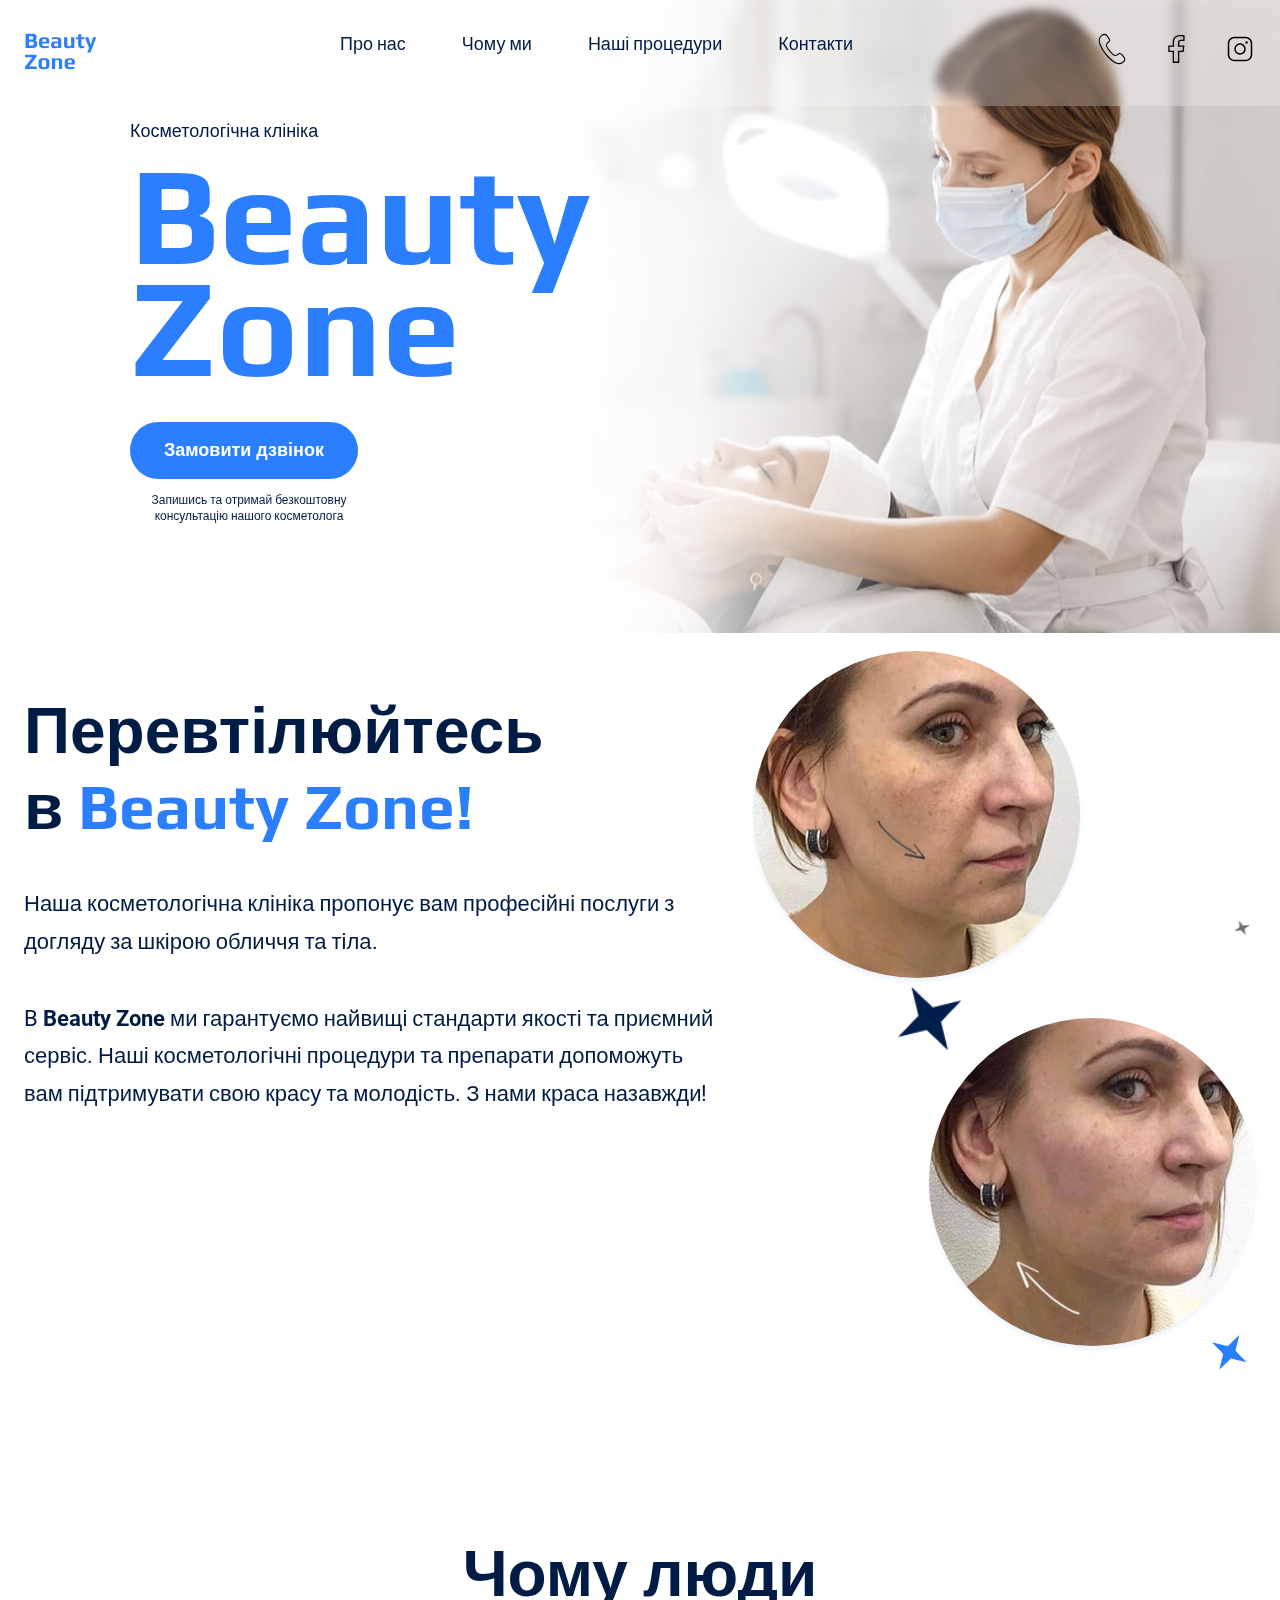
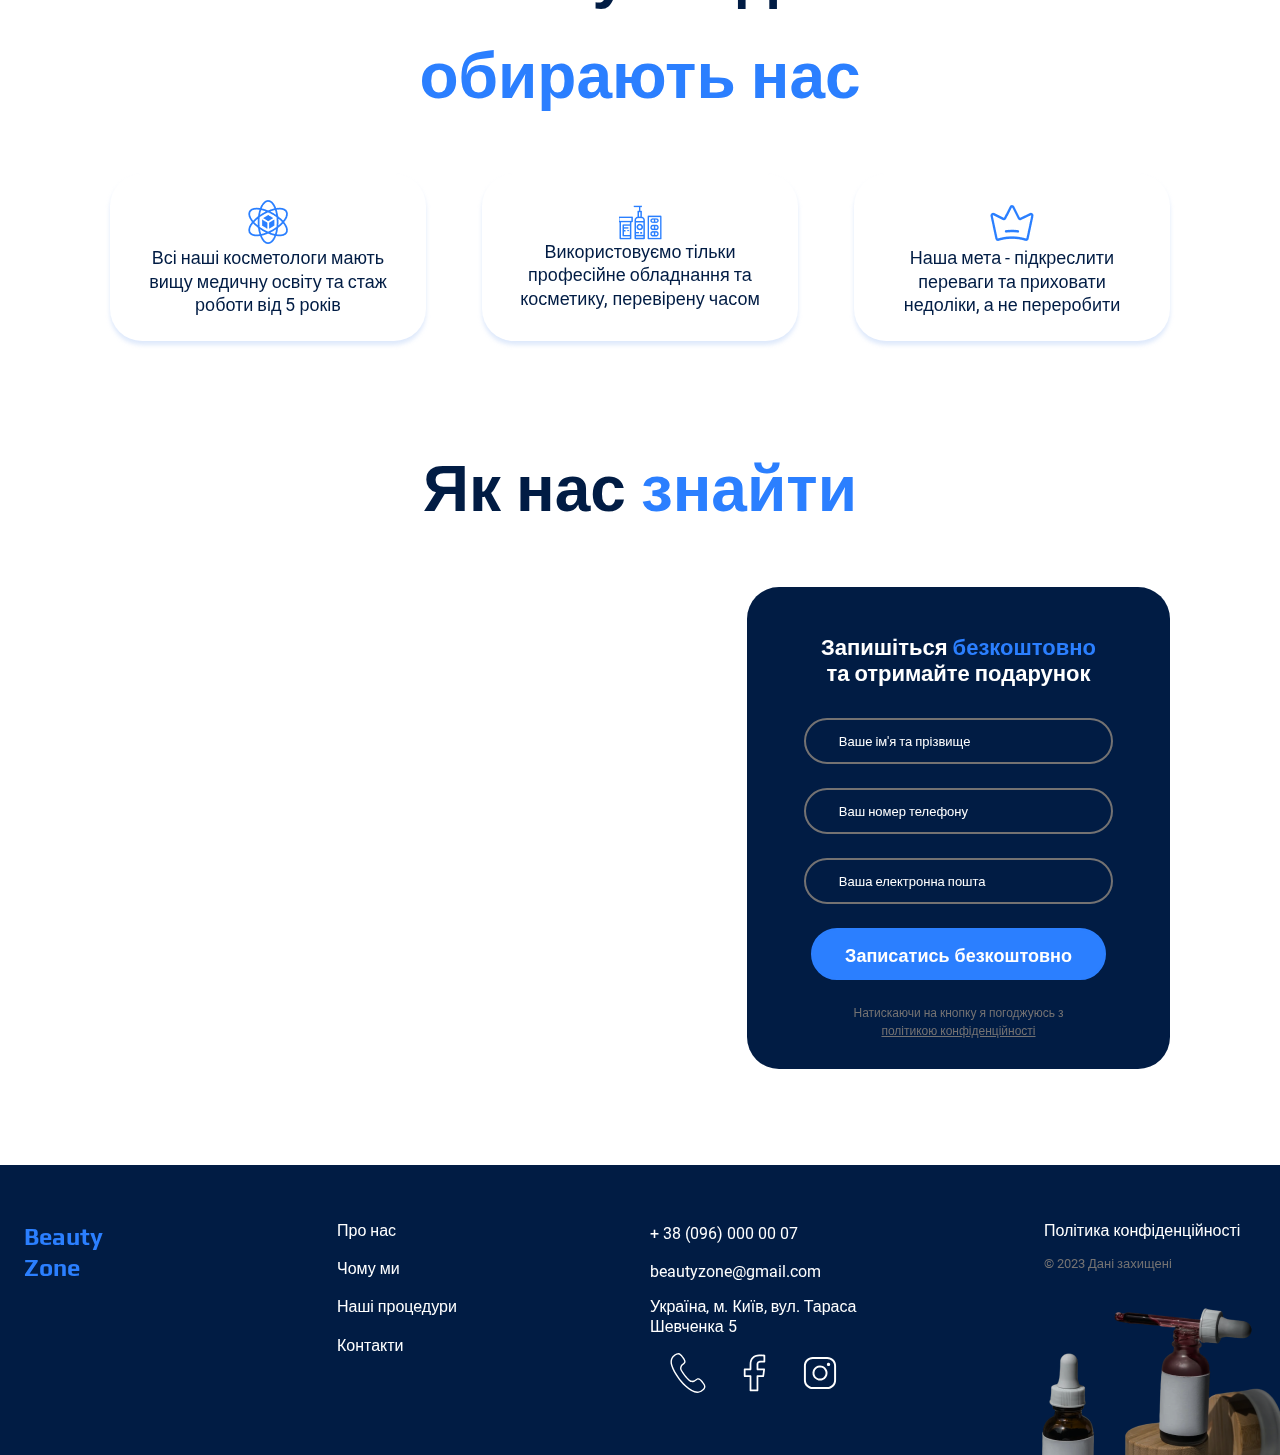
<file: index.html>
<!DOCTYPE html>
<html lang="uk">
  <head>
    <meta charset="UTF-8" />
    <meta name="viewport" content="width=device-width, initial-scale=1.0" />
    <!-- Встановлюємо з'єднання з таблицею стилів -->
    <link rel="stylesheet" href="./css/main.min.css" />
    <!-- Назва сайту -->
    <title>Beauty Zone</title>
  </head>
  <!-- Тіло сайту -->
  <body>
    <!-- Визначаємо шапку сайту, або контент що буде перевикористовуватись на інших сторінках сайту -->
    <header class="header">
      <!-- Створюємо прокладку тегом <div>, що допоможе задати загальне форматування для блоків сайту -->
      <div class="container">
        <!-- <div class="headerbgi"></div> -->
        <!-- Встановлюємо <div> flex-контейнер для майбутнього контенту header'у -->
        <!-- Створюємо секцію з навігациєю -->
        <nav class="header__navigation">
          <!-- Додаємо логотип як окремий елемент без переліку -->
          <img class="header__logo" src="./images/logo.svg" alt="BeautyZone" />
          <!-- Створюємо перелік з елементів навігації -->
          <ul class="header__nav-list">
            <!-- Прописуємо посилання з прив'язкою до секцій сайту -->
            <li class="header__nav-list-item">
              <a class="header__nav-list-item-text" href="#about">Про нас</a>
            </li>
            <li>
              <a class="header__nav-list-item-text" href="#why">Чому ми</a>
            </li>
            <li>
              <a class="header__nav-list-item-text" href="#procedures"
                >Наші процедури</a
              >
            </li>
            <li>
              <a class="header__nav-list-item-text" href="#find">Контакти</a>
            </li>
          </ul>
          <!-- Виділяємо зображення у окремий клас для зручного керування -->
          <ul class="header__nav-list-images">
            <li>
              <svg class="header__nav-icons" width="32" height="32">
                <use href="./images/icons.svg#phone"></use>
              </svg>
            </li>
            <li>
              <svg class="header__nav-icons" width="32" height="32">
                <use href="./images/icons.svg#facebook"></use>
              </svg>
            </li>
            <li>
              <svg class="header__nav-icons" width="32" height="32">
                <use href="./images/icons.svg#instagram"></use>
              </svg>
            </li>
          </ul>
          <button type="button" class="header__burger-button menu-btn-open">
            <svg class="footer-section__nav-icons" width="20" height="14">
              <use href="./images/icons.svg#burger-menu"></use>
            </svg>
          </button>
          <div class="mobile-menu">
            <button
              type="button"
              class="mobile-menu__button-close menu-btn-close"
            >
              <img
                class="mobile-menu__button-image"
                src="./images/cross.png"
                alt="close the window"
              />
            </button>
            <div class="mobile-menu__items">
              <img
                class="mobile-menu__logo"
                src="./images/logo.svg"
                alt="BeautyZone"
              />
              <ul class="mobile-menu__itemlist">
                <li>
                  <a class="header__nav-list-item-text" href="#about"
                    >Про нас</a
                  >
                </li>
                <li>
                  <a class="header__nav-list-item-text" href="#why">Чому ми</a>
                </li>
                <li>
                  <a class="header__nav-list-item-text" href="#procedures"
                    >Наші процедури</a
                  >
                </li>
                <li>
                  <a class="header__nav-list-item-text" href="#find"
                    >Контакти</a
                  >
                </li>
              </ul>
              <!-- Виділяємо зображення у окремий клас для зручного керування -->
              <ul class="mobile-menu__list-images">
                <li>
                  <svg class="header__nav-icons" width="32" height="32">
                    <use href="./images/icons.svg#phone"></use>
                  </svg>
                </li>
                <li>
                  <svg class="header__nav-icons" width="32" height="32">
                    <use href="./images/icons.svg#facebook"></use>
                  </svg>
                </li>
                <li>
                  <svg class="header__nav-icons" width="32" height="32">
                    <use href="./images/icons.svg#instagram"></use>
                  </svg>
                </li>
              </ul>
            </div>
          </div>
        </nav>
      </div>
    </header>
    <!-- Виокремлюємо основний (унікальний) контент сайту -->
    <main>
      <!-- Секція заголовку -->
      <section class="title-section">
        <div class="container herotitle">
          <!-- Звичайний абзац тексту задається тегом <p> -->
          <p class="title-section__uptext">Косметологічна клініка</p>
          <!-- Головний заголовок задається тегом <h1> -->
          <h1 class="title-section__herotitle">beauty zone</h1>
          <!-- Задаємо кнопку -->
          <button class="title-section__button" type="button">
            Замовити дзвінок
          </button>
          <p class="title-section__downtext">
            Запишись та отримай безкоштовну консультацію нашого косметолога
          </p>
        </div>
      </section>
      <!-- Секція про компанію -->
      <section class="about-section">
        <div class="container">
          <div class="about-section__flex">
            <div class="about-section__text-list">
              <h2 class="section-title about" id="about">
                Перевтілюйтесь в
                <span class="section-title-accent">Beauty Zone!</span>
              </h2>
              <p class="about-section__text">
                Наша косметологічна клініка пропонує вам професійні послуги з
                догляду за шкірою обличчя та тіла.
              </p>
              <p class="about-section__text">
                B
                <span class="about-section__text-accent">beauty zone</span>
                ми гарантуємо найвищі стандарти якості та приємний сервіс. Наші
                косметологічні процедури та препарати допоможуть вам
                підтримувати свою красу та молодість. З нами краса назавжди!
              </p>
            </div>
            <div class="about-section__images-list">
              <img
                class="about-section__star about-section__star--mid"
                src="./images/star-mid.png"
                alt="Зірка середня"
              />
              <img
                class="about-section__images-item about-section__images-item--first"
                src="./images/before.png"
                alt="До процедур"
              />
              <img
                class="about-section__star about-section__star--large"
                src="./images/star-large.png"
                alt="Зірка велика"
              />
              <img
                class="about-section__images-item"
                src="./images/after.png"
                alt="Після процедур"
              />
              <img
                class="about-section__star about-section__star--small"
                src="./images/star-small.png"
                alt="Зірка маленька"
              />
            </div>
          </div>
        </div>
      </section>
      <!-- Секція "Чому люди обирають нас" -->
      <section class="why-section">
        <div class="container">
          <div class="why-section__flex">
            <div class="why-section__title-container">
              <h2 class="section-title why" id="why">
                Чому люди
                <span class="section-title-accent">обирають нас</span>
              </h2>
            </div>
            <div class="why-section__cards-container">
              <ul class="why-section__cardlist">
                <li class="why-section__card">
                  <img
                    class="why-section__card-image"
                    src="./images/atom-icon.png"
                    alt="Наука"
                  />
                  <p class="why-section__card-text">
                    Всі наші косметологи мають вищу медичну освіту та стаж
                    роботи від 5 років
                  </p>
                </li>
                <li class="why-section__card">
                  <img
                    class="why-section__card-image"
                    src="./images/bottles-icon.png"
                    alt="Косметика"
                  />
                  <p class="why-section__card-text">
                    Використовуємо тільки професійне обладнання та косметику,
                    перевірену часом
                  </p>
                </li>
                <li class="why-section__card">
                  <img
                    class="why-section__card-image"
                    src="./images/crown-icon.png"
                    alt="Корона"
                  />
                  <p class="why-section__card-text">
                    Наша мета - підкреслити переваги та приховати недоліки, а не
                    переробити
                  </p>
                </li>
              </ul>
            </div>
          </div>
        </div>
      </section>
      <!-- Секція "Наші процедури" -->
      <!-- <section class="procedures-section">
        <div class="container">
          <div class="procedures-section__flex-container">
            <div class="procedures-section__title-container">
              <h2 class="section-title procedures" id="procedures">
                Наші
                <span class="section-title-accent"> процедури </span>
              </h2>
            </div>
            <div class="carousel-elements">
              <button class="carousel-elements__button" type="button">
                <svg width="16" height="16">
                  <use href="./images/icons.svg#arrow"></use>
                </svg>
              </button>
              <ul class="procedures-section__cardlist">
                <li class="procedures-section__card">
                  <p class="procedures-section__text">
                    Маски <br />
                    для обличчя
                  </p>
                  <img
                    class="procedures-section__image"
                    src="./images/procedure-1.jpg"
                    alt="Процедура 1"
                  />
                </li>
                <li class="procedures-section__card">
                  <p class="procedures-section__text">Ін'єкції краси</p>
                  <img
                    class="procedures-section__image"
                    src="./images/procedure-2.jpg"
                    alt="Процедура 2"
                  />
                </li>
                <li class="procedures-section__card">
                  <p class="procedures-section__text">Пілінг шкіри</p>
                  <img
                    class="procedures-section__image"
                    src="./images/procedure-3.jpg"
                    alt="Процедура 3"
                  />
                </li>
              </ul>
              <button class="carousel-elements__button" type="button">
                <svg width="16" height="16">
                  <use href="./images/icons.svg#arrow"></use>
                </svg>
              </button>
            </div>
          </div>
        </div>
      </section> -->
      <!-- Секція "Як нас знайти" -->
      <section class="find-section">
        <div class="container">
          <div class="find-section__flex">
            <div class="find-section__title-container">
              <h2 class="section-title find" id="find">
                Як нас
                <span class="section-title-accent">знайти</span>
              </h2>
            </div>
            <div class="find-section__content">
              <iframe
                class="find-section__map"
                src="https://www.google.com/maps/embed?pb=!1m18!1m12!1m3!1d2540.932573471345!2d30.515600376556794!3d50.44235657159072!2m3!1f0!2f0!3f0!3m2!1i1024!2i768!4f13.1!3m3!1m2!1s0x40d4cef8b5f6338d%3A0x25c7f06ad686451c!2z0LHRg9C7LiDQotCw0YDQsNGB0LAg0KjQtdCy0YfQtdC90LrQviwgNSwg0JrQuNC10LIsIDAyMDAw!5e0!3m2!1sru!2sua!4v1702545358167!5m2!1sru!2sua"
                width="605"
                height="481"
                style="border: 0"
                allowfullscreen=""
                loading="lazy"
                referrerpolicy="no-referrer-when-downgrade"
              ></iframe>
              <div class="find-section__form">
                <p class="backdrop__modal-form-uptext">
                  Запишіться
                  <span class="backdrop__modal-form-downtext-accent"
                    >безкоштовно</span
                  >
                  та отримайте подарунок
                </p>
                <form name="call-order" autocomplete="off">
                  <div class="form__field">
                    <label class="form__label visually-hidden" for="user-name">
                      Ваше ім'я та прізвище</label
                    >
                    <input
                      class="form__input"
                      type="text"
                      id="user-name"
                      name="user-name"
                      placeholder="Ваше ім'я та прізвище"
                      required
                      minlength="2"
                      maxlength="20"
                    />
                  </div>
                  <div class="form__field">
                    <label class="form__label visually-hidden" for="user-phone">
                      Ваш номер телефону</label
                    >
                    <input
                      class="form__input"
                      type="tel"
                      id="user-phone"
                      name="user-phone"
                      placeholder="Ваш номер телефону"
                      required
                      min="10"
                      max="12"
                    />
                  </div>
                  <div class="form__field">
                    <label class="form__label visually-hidden" for="user-mail">
                      Ваша електронна пошта</label
                    >
                    <input
                      class="form__input"
                      type="email"
                      id="user-mail"
                      name="user-mail"
                      placeholder="Ваша електронна пошта"
                    />
                  </div>
                  <div class="form__field form__field--button">
                    <button class="form__submit-button" type="submit">
                      Записатись безкоштовно
                    </button>
                  </div>
                  <div class="form__field">
                    <p class="form__modal-form-downtext">
                      Натискаючи на кнопку я погоджуюсь з
                      <a
                        class="form__confidencial-link"
                        href="#"
                        target="_blank"
                        >політикою конфіденційності
                      </a>
                    </p>
                  </div>
                </form>
              </div>
              <iframe
                class="find-section__map-adaptive"
                src="https://www.google.com/maps/embed?pb=!1m18!1m12!1m3!1d2540.932573471345!2d30.515600376556794!3d50.44235657159072!2m3!1f0!2f0!3f0!3m2!1i1024!2i768!4f13.1!3m3!1m2!1s0x40d4cef8b5f6338d%3A0x25c7f06ad686451c!2z0LHRg9C7LiDQotCw0YDQsNGB0LAg0KjQtdCy0YfQtdC90LrQviwgNSwg0JrQuNC10LIsIDAyMDAw!5e0!3m2!1sru!2sua!4v1702545358167!5m2!1sru!2sua"
                width="360"
                height="232"
                style="border: 0"
                allowfullscreen=""
                loading="lazy"
                referrerpolicy="no-referrer-when-downgrade"
              ></iframe>
            </div>
          </div>
        </div>
      </section>
    </main>
    <!-- Виділяємо аналогічно до header'у нижню частину сайту -->
    <section class="footer-section">
      <footer class="footer">
        <div class="container footer">
          <nav class="footer-section__logo-navigation">
            <div class="footer-section__logo">
              <span class="footer-section__logo-text"
                >Beauty <br />
                Zone</span
              >
            </div>
            <ul class="footer-section__nav-list">
              <li class="footer-section__nav-list-item">
                <a class="footer-section__item-text" href="#about">Про нас</a>
              </li>
              <li class="footer-section__item">
                <a class="footer-section__item-text" href="#why">Чому ми</a>
              </li>
              <li class="footer-section__item">
                <a class="footer-section__item-text" href="#procedures"
                  >Наші процедури</a
                >
              </li>
              <li class="footer-section__item footer-section__item--contacts">
                <a class="footer-section__item-text" href="#find">Контакти</a>
              </li>
            </ul>
          </nav>
          <div class="footer-section__address-confidential">
            <address class="footer-section__address">
              <ul class="footer-adress-list">
                <li class="footer-section__item">
                  <a class="footer-section__item-text" href="tel:+380960000007"
                    >+ 38 (096) 000 00 07</a
                  >
                </li>
                <li class="footer-section__item">
                  <a
                    class="footer-section__item-text"
                    href="mailto:beautyzone@gmail.com"
                    >beautyzone@gmail.com</a
                  >
                </li>
                <li class="footer-section__item">
                  <a class="footer-section__item-text" href="#" target="_blank"
                    >Україна, м. Київ, вул. Тараса Шевченка 5</a
                  >
                </li>
              </ul>
              <a
                class="footer-section__item-text adaptive"
                href="#"
                target="_blank"
                >Політика конфіденційності</a
              >
              <ul class="footer-section__address-icons">
                <li class="footer-address-list-icon">
                  <svg class="footer-section__nav-icons" width="42" height="42">
                    <use href="./images/icons.svg#phone"></use>
                  </svg>
                </li>
                <li class="footer-address-list-icon">
                  <svg class="footer-section__nav-icons" width="42" height="42">
                    <use href="./images/icons.svg#facebook"></use>
                  </svg>
                </li>
                <li class="footer-address-list-icon">
                  <svg class="footer-section__nav-icons" width="42" height="42">
                    <use href="./images/icons.svg#instagram"></use>
                  </svg>
                </li>
              </ul>
            </address>
            <div class="footer-section__confidencial">
              <a
                class="footer-section__item-text regular"
                href="#"
                target="_blank"
                >Політика конфіденційності</a
              >
              <p class="footer-section__copyright">&copy; 2023 Дані захищені</p>
            </div>
          </div>
        </div>
      </footer>
    </section>
    <!-- Додаткова секція для модального вікна -->
    <div class="backdrop backdrop--is-hidden">
      <div class="backdrop__modal">
        <button class="backdrop__close-modal-button" type="button">
          <img src="./images/cross.png" alt="close the window" />
        </button>
        <h2 class="backdrop__title-modal">Замовити дзвінок</h2>
        <p class="backdrop__modal-form-uptext">
          Запишіться
          <span class="backdrop__modal-form-downtext-accent">безкоштовно</span>
          та отримайте подарунок
        </p>
        <!-- Створюємо форму, яка буде поєднувати у собі елементи <input>&<label> -->
        <form name="call-order" autocomplete="off">
          <div class="form__field">
            <!-- Label використовується задля зчитування браузером
            зараз цей семантичний елемент приховано за допомогою класу .visually-hidden -->
            <label class="form__label visually-hidden" for="user-name">
              Ваше ім'я та прізвище</label
            >
            <!-- Input створює поле для заповнення з відповідним наповненням, 
            що задається через атрибут type та поєднується з <label> за допомогою id -->
            <input
              class="form__input"
              type="text"
              id="user-name"
              name="user-name"
              placeholder="Ваше ім'я та прізвище"
              required
              minlength="2"
              maxlength="20"
            />
          </div>
          <div class="form__field">
            <label class="form__label visually-hidden" for="user-phone">
              Ваш номер телефону</label
            >
            <input
              class="form__input"
              type="tel"
              id="user-phone"
              name="user-phone"
              placeholder="Ваш номер телефону"
              required
              min="10"
              max="12"
            />
          </div>
          <div class="form__field">
            <label class="form__label visually-hidden" for="user-mail">
              Ваша електронна пошта</label
            >
            <input
              class="form__input"
              type="email"
              id="user-mail"
              name="user-mail"
              placeholder="Ваша електронна пошта"
            />
          </div>
          <div class="form__field form__field--button">
            <button class="form__submit-button" type="submit">
              Записатись безкоштовно
            </button>
          </div>
          <div class="form__field">
            <p class="form__modal-form-downtext">
              Натискаючи на кнопку я погоджуюсь з
              <a class="form__confidencial-link" href="#" target="_blank"
                >політикою конфіденційності
              </a>
            </p>
          </div>
        </form>
      </div>
    </div>
    <!-- Підключення скріптів відбувається вкінці <body> -->
    <script src="./js/modal.js"></script>
    <script src="./js/modal-mobile.js"></script>
  </body>
</html>
</file>
<file: css/main.min.css>
@font-face{font-display:swap;font-family:"Play";font-style:normal;font-weight:400;src:url("../fonts/play-v19-latin-regular.woff2") format("woff2")}@font-face{font-display:swap;font-family:"Play";font-style:normal;font-weight:700;src:url("../fonts/play-v19-latin-700.woff2") format("woff2")}@font-face{font-display:swap;font-family:"Roboto";font-style:normal;font-weight:400;src:url("../fonts/roboto-v30-latin-regular.woff2") format("woff2")}@font-face{font-display:swap;font-family:"Roboto";font-style:normal;font-weight:700;src:url("../fonts/roboto-v30-latin-700.woff2") format("woff2")}:root{--color-brand-light: #2b7fff;--color-brand-dark: #011c44;--color-text-regular: #000000;--color-icon-regular: #ffffff;--color-form-regular: #747272}*,::before,::after{-webkit-box-sizing:border-box;box-sizing:border-box}.container{width:100%;position:relative;max-width:1288px;margin:0 auto;padding:0 24px;z-index:auto}body{overflow-x:hidden;width:100%;font-family:"Roboto",sans-serif;font-style:normal;font-weight:400;font-size:18px;line-height:1.3;color:var(--color-brand-dark);margin:0}.nav-icons{fill:var(--color-icon-regular)}ul{margin:0;padding:0;list-style-type:none}h1,h2,h3,h4,h5,h6,p{margin-top:0}a{display:inline-block}.section-title{font-family:"Play",sans-serif;font-weight:700;font-size:64px;line-height:1.6;margin-bottom:48px;text-align:center}.section-title-accent{color:var(--color-brand-light)}.visually-hidden{position:absolute;left:-10000px;top:auto;width:1px;height:1px;overflow:hidden}.uptext-adaptive{font-size:12px}.header{top:0;left:0}@media screen and (min-width: 1280px){.header__navigation::before{content:"";width:108.1%;height:106px;position:absolute;background-size:contain;top:0;left:0;background:rgba(255,255,255,0.2509803922);-webkit-backdrop-filter:blur(4px);backdrop-filter:blur(4px);z-index:-9}}.header__navigation{display:-webkit-box;display:-ms-flexbox;display:flex;-ms-flex-preferred-size:100%;flex-basis:100%;-webkit-box-pack:justify;-ms-flex-pack:justify;justify-content:space-between;-webkit-box-align:center;-ms-flex-align:center;align-items:center;padding-top:15px;padding-bottom:25px}@media screen and (min-width: 1280px){.header__navigation{display:-webkit-box;display:-ms-flexbox;display:flex;position:relative;-webkit-box-align:center;-ms-flex-align:center;align-items:center;-ms-flex-preferred-size:1240px;flex-basis:1240px;-ms-flex-pack:distribute;justify-content:space-around;gap:40px;padding:32px 0}}.header__navigation::after{content:"";width:600px;height:345px;background-size:contain;position:absolute;background-image:linear-gradient(56.68deg, #ffffff 20.92%, rgba(255, 255, 255, 0.78) 44.46%, rgba(255, 255, 255, 0.2) 58.9%, rgba(255, 255, 255, 0) 72.45%),url("/images/header_title_bg.png");background-repeat:no-repeat;background-position-x:135px;top:-50px;right:0;z-index:-1}@media screen and (min-width: 1280px){.header__navigation::after{content:"";width:1129px;height:633px;position:absolute;background-image:linear-gradient(89.38deg, #ffffff 30.62%, rgba(255, 255, 255, 0.850898) 41.31%, rgba(255, 255, 255, 0.193204) 58.65%, rgba(255, 255, 255, 0) 72.78%),url("/images/header_title_bg.png");background-repeat:no-repeat;background-position-x:0px;top:0;right:-100px;z-index:-10}}.header__logo{max-width:57px;max-height:30px}@media screen and (min-width: 1280px){.header__logo{max-width:74px;max-height:42px}}.header__nav-list{display:none}@media screen and (min-width: 1280px){.header__nav-list{display:-webkit-box;display:-ms-flexbox;display:flex;-webkit-box-align:center;-ms-flex-align:center;align-items:center;-webkit-box-flex:1;-ms-flex-positive:1;flex-grow:1;gap:56px;-webkit-box-pack:center;-ms-flex-pack:center;justify-content:center}}.header__nav-list-item-text{text-decoration:none;font-style:normal;font-weight:400;font-size:14px;line-height:1.2;color:var(--color-brand-dark);-webkit-transition-property:color;transition-property:color;-webkit-transition-duration:.2s;transition-duration:.2s;margin-bottom:16px}@media screen and (min-width: 1280px){.header__nav-list-item-text{font-size:18px}}.header__nav-list-images{display:none}@media screen and (min-width: 1280px){.header__nav-list-images{display:-webkit-box;display:-ms-flexbox;display:flex;-webkit-box-align:center;-ms-flex-align:center;align-items:center;-webkit-box-pack:center;-ms-flex-pack:center;justify-content:center;gap:32px}}.header__burger-button{display:-webkit-box;display:-ms-flexbox;display:flex;-webkit-box-align:center;-ms-flex-align:center;align-items:center;-webkit-box-pack:center;-ms-flex-pack:center;justify-content:center;border:rgba(0,0,0,0);background-color:rgba(0,0,0,0)}@media screen and (min-width: 1280px){.header__burger-button{display:none}}.header__nav-icons{fill:var(--color-text-regular)}.header__nav-list-item-text:hover{font-weight:700;color:var(--color-brand-light)}.container.herotitle{display:-webkit-box;display:-ms-flexbox;display:flex;-webkit-box-align:center;-ms-flex-align:center;align-items:center;-webkit-box-orient:vertical;-webkit-box-direction:normal;-ms-flex-direction:column;flex-direction:column}@media screen and (min-width: 768px){.container.herotitle{display:block;padding-left:130px}}.title-section{padding-top:0px;padding-bottom:56px}@media screen and (min-width: 768px){.title-section{padding-top:16px;padding-bottom:126.48px}}.title-section__uptext{font-size:12px;margin-bottom:0}@media screen and (min-width: 768px){.title-section__uptext{margin-bottom:16px;margin-top:0;font-size:18px}}.title-section__herotitle{text-align:center;font-family:play,sans-serif;font-size:54px;text-transform:capitalize;color:var(--color-brand-light);line-height:.8;margin-bottom:32px}@media screen and (min-width: 768px){.title-section__herotitle{text-align:left;font-size:140px;margin-bottom:40px;max-width:529px}}.title-section__button{color:var(--color-icon-regular);font-weight:600;font-size:16px;border-radius:24px;background-color:var(--color-brand-light);border:2px solid var(--color-brand-light);cursor:pointer;padding:12.5px 24px;margin-bottom:8px;-webkit-transition-property:color;transition-property:color;-webkit-transition-duration:.2s;transition-duration:.2s;-webkit-transition-property:background-color;transition-property:background-color;transition-duration:.2s}@media screen and (min-width: 768px){.title-section__button{font-size:18px;border-radius:32px;cursor:pointer;padding:16px 32px;margin-bottom:14px}}.title-section__button:hover{color:var(--color-brand-dark);background-color:rgba(0,0,0,0)}.title-section__downtext{text-align:center;font-size:11px;max-width:238px}@media screen and (min-width: 768px){.title-section__downtext{font-size:12px;margin-bottom:0}}.about-section{padding-bottom:104px}@media screen and (min-width: 768px){.about-section{padding-bottom:176px}}@media screen and (min-width: 768px){.about-section__flex{display:-webkit-box;display:-ms-flexbox;display:flex;-webkit-box-pack:justify;-ms-flex-pack:justify;justify-content:space-between;gap:32px}}.about-section__text-list{position:relative;display:-webkit-box;display:-ms-flexbox;display:flex;-webkit-box-orient:vertical;-webkit-box-direction:normal;-ms-flex-direction:column;flex-direction:column;-webkit-box-pack:center;-ms-flex-pack:center;justify-content:center;-webkit-box-align:center;-ms-flex-align:center;align-items:center}@media screen and (min-width: 768px){.about-section__text-list{display:-webkit-box;display:-ms-flexbox;display:flex;-webkit-box-orient:vertical;-webkit-box-direction:normal;-ms-flex-direction:column;flex-direction:column;-webkit-box-pack:start;-ms-flex-pack:start;justify-content:start;-webkit-box-align:start;-ms-flex-align:start;align-items:start}}.about-section__text{font-size:18px;line-height:1.2;margin-bottom:16px}.about-section__text:last-child{margin-bottom:0}@media screen and (min-width: 768px){.about-section__text{font-size:22px;max-width:700px;line-height:1.7;margin-bottom:40px}.about-section__text:last-child{margin-bottom:0}}.about-section__text-accent{font-weight:600;text-transform:capitalize}.about-section__images-list{display:-webkit-box;display:-ms-flexbox;display:flex;position:relative;-webkit-box-orient:vertical;-webkit-box-direction:normal;-ms-flex-direction:column;flex-direction:column;-ms-flex-pack:distribute;justify-content:space-around;gap:40px}.about-section__images-item{display:none}@media screen and (min-width: 1280px){.about-section__images-item{display:-webkit-box;display:-ms-flexbox;display:flex;position:relative;-webkit-box-shadow:0px 4px 4px 0px rgba(168,198,245,.2);box-shadow:0px 4px 4px 0px rgba(168,198,245,.2);border-radius:164px}.about-section__images-item--first{right:176px}}.about-section__star{position:absolute}.about-section__star--small{display:none}@media screen and (min-width: 1280px){.about-section__star--small{display:-webkit-box;display:-ms-flexbox;display:flex;width:16px;height:16px;top:269px;right:5.92px}}.about-section__star--mid{display:none}@media screen and (min-width: 1280px){.about-section__star--mid{display:-webkit-box;display:-ms-flexbox;display:flex;top:684px;left:283px}}.about-section__star--large{width:40px;height:40px;bottom:-46px;right:0px}@media screen and (min-width: 1280px){.about-section__star--large{width:64px;height:64px;top:336px;right:294.5px}}.section-title.about{line-height:1.2;text-align:left;font-size:32px;max-width:264px;margin-bottom:24px}@media screen and (min-width: 768px){.section-title.about{font-size:64px;line-height:1.2;text-align:left;margin-bottom:40px;margin-top:41px;max-width:529px}}.why-section__flex{display:-webkit-box;display:-ms-flexbox;display:flex;-webkit-box-orient:vertical;-webkit-box-direction:normal;-ms-flex-direction:column;flex-direction:column;margin-bottom:40px}@media screen and (min-width: 768px){.why-section__flex{margin-bottom:96px}}.why-section__title-container{display:-webkit-box;display:-ms-flexbox;display:flex;-webkit-box-pack:center;-ms-flex-pack:center;justify-content:center}.why-section__cards-container{display:-webkit-box;display:-ms-flexbox;display:flex;-webkit-box-flex:1;-ms-flex-positive:1;flex-grow:1;-ms-flex-pack:distribute;justify-content:space-around}.why-section__cardlist{display:-webkit-box;display:-ms-flexbox;display:flex;-ms-flex-wrap:wrap;flex-wrap:wrap;gap:16px;-webkit-box-pack:center;-ms-flex-pack:center;justify-content:center}@media screen and (min-width: 768px){.why-section__cardlist{display:-webkit-box;display:-ms-flexbox;display:flex;-ms-flex-wrap:wrap;flex-wrap:wrap;gap:56px;-webkit-box-pack:center;-ms-flex-pack:center;justify-content:center}}.why-section__card{display:-webkit-box;display:-ms-flexbox;display:flex;-webkit-box-orient:vertical;-webkit-box-direction:normal;-ms-flex-direction:column;flex-direction:column;-webkit-box-align:center;-ms-flex-align:center;align-items:center;-webkit-box-pack:center;-ms-flex-pack:center;justify-content:center;-ms-flex-preferred-size:316px;flex-basis:316px;border-radius:32px;padding:24px 32px;-webkit-box-shadow:0px 4px 4px 0px rgba(168,198,245,0.3803921569);box-shadow:0px 4px 4px 0px rgba(168,198,245,0.3803921569)}.why-section__card-text{text-align:center;margin-bottom:0}.why-section____card-image{margin-bottom:8px}.section-title.why{font-size:32px;max-width:225px;margin-bottom:24px}@media screen and (min-width: 768px){.section-title.why{font-size:64px;max-width:450px;margin-bottom:48px}}.procedures-section__flex-container{padding-bottom:96px}.procedures-section__title-container{display:-webkit-box;display:-ms-flexbox;display:flex;-webkit-box-pack:center;-ms-flex-pack:center;justify-content:center;-webkit-box-align:center;-ms-flex-align:center;align-items:center}.procedures-section__cardlist{display:-webkit-box;display:-ms-flexbox;display:flex;-webkit-box-flex:1;-ms-flex-positive:1;flex-grow:1;gap:16px;-ms-flex-wrap:wrap;flex-wrap:wrap;-webkit-box-pack:center;-ms-flex-pack:center;justify-content:center;-ms-flex-preferred-size:calc((100% - 62px)/3);flex-basis:calc((100% - 62px)/3)}.procedures-section__card{display:-webkit-box;display:-ms-flexbox;display:flex;position:relative;width:344px;height:456px;background:linear-gradient(180.05deg, rgba(1, 28, 68, 0) 48.53%, rgba(1, 28, 68, 0.725825) 84.61%, #011c44 101.39%);border-radius:4px 120px 4px 120px;-webkit-transition:-webkit-transform .3s;transition:-webkit-transform .3s;transition:transform .3s;transition:transform .3s, -webkit-transform .3s;cursor:pointer}.procedures-section__image{display:-webkit-box;display:-ms-flexbox;display:flex;position:absolute;border-radius:4px 50px 4px 50px;z-index:-1;-webkit-transition:-webkit-transform .3s;transition:-webkit-transform .3s;transition:transform .3s;transition:transform .3s, -webkit-transform .3s}@media screen and (min-width: 768px){.procedures-section__image{display:-webkit-box;display:-ms-flexbox;display:flex;position:absolute;border-radius:4px 120px 4px 120px;z-index:-1;-webkit-transition:-webkit-transform .3s;transition:-webkit-transform .3s;transition:transform .3s;transition:transform .3s, -webkit-transform .3s}}.procedures-section__text{display:-webkit-box;display:-ms-flexbox;display:flex;-ms-flex-preferred-size:calc((100% - 62px)/3);flex-basis:calc((100% - 62px)/3);-webkit-box-flex:1;-ms-flex-positive:1;flex-grow:1;-ms-flex-wrap:wrap;flex-wrap:wrap;-webkit-box-orient:vertical;-webkit-box-direction:normal;-ms-flex-direction:column;flex-direction:column;-webkit-box-pack:end;-ms-flex-pack:end;justify-content:flex-end;text-align:center;font-size:22px;color:#fff}.carousel-elements{display:-webkit-box;display:-ms-flexbox;display:flex;-webkit-box-align:center;-ms-flex-align:center;align-items:center;-webkit-box-pack:justify;-ms-flex-pack:justify;justify-content:space-between;gap:32px;-ms-flex-negative:0;flex-shrink:0}.carousel-elements__button{display:none}@media screen and (min-width: 768px){.carousel-elements__button{display:-webkit-box;display:-ms-flexbox;display:flex;-webkit-box-align:center;-ms-flex-align:center;align-items:center;-webkit-box-pack:center;-ms-flex-pack:center;justify-content:center;padding:0;width:42px;height:42px;border-radius:50%;border:1px solid var(--color-brand-dark);fill:var(--color-brand-dark);background-color:rgba(0,0,0,0);cursor:pointer;-ms-flex-negative:0;flex-shrink:0;-webkit-transition-property:all;transition-property:all;-webkit-transition-duration:.2s;transition-duration:.2s}.carousel-elements__button:last-child{-webkit-transform:rotate(0.5turn);transform:rotate(0.5turn)}.carousel-elements__button:hover{border-color:#fff;background-color:var(--color-brand-light);fill:#fff}}.section-title.procedures{font-size:32px;max-width:225px;margin-bottom:24px}@media screen and (min-width: 768px){.section-title.procedures{font-size:64px;max-width:450px;margin-bottom:48px}}.find-section__flex{padding-bottom:96px}.find-section__title-container{display:-webkit-box;display:-ms-flexbox;display:flex;-webkit-box-pack:center;-ms-flex-pack:center;justify-content:center}.find-section__content{display:-webkit-box;display:-ms-flexbox;display:flex;-webkit-box-orient:vertical;-webkit-box-direction:normal;-ms-flex-direction:column;flex-direction:column;-webkit-box-pack:center;-ms-flex-pack:center;justify-content:center;-webkit-box-align:center;-ms-flex-align:center;align-items:center}@media screen and (min-width: 1280px){.find-section__content{display:-webkit-box;display:-ms-flexbox;display:flex;-webkit-box-orient:horizontal;-webkit-box-direction:normal;-ms-flex-direction:row;flex-direction:row;-webkit-box-pack:center;-ms-flex-pack:center;justify-content:center;gap:32px}}.find-section__map{display:none;border-radius:32px}@media screen and (min-width: 768px){.find-section__map{display:-webkit-box;display:-ms-flexbox;display:flex}}.find-section__map-adaptive{display:-webkit-box;display:-ms-flexbox;display:flex;-webkit-box-pack:center;-ms-flex-pack:center;justify-content:center;-webkit-box-align:center;-ms-flex-align:center;align-items:center;border-radius:0px;margin-top:24px}@media screen and (min-width: 768px){.find-section__map-adaptive{display:none}}.find-section__form{max-height:434px;max-width:320px;padding:42px 24px;background-color:var(--color-brand-dark);color:var(--color-icon-regular);border-radius:32px}@media screen and (min-width: 768px){.find-section__form{max-width:423px;min-height:482px;padding:48px 57px}}.find-section__form__form-field{color:var(--color-form-regular);max-width:310px;margin:0 auto;margin-bottom:16px}.find-section .section-title.find{font-size:32px;max-width:225px;margin-bottom:24px}@media screen and (min-width: 768px){.find-section .section-title.find{font-size:64px;max-width:450px;margin-bottom:48px}}.footer-section{padding:56px 0;background-color:var(--color-brand-dark)}.footer-section__logo-navigation{display:-webkit-box;display:-ms-flexbox;display:flex;-webkit-box-orient:vertical;-webkit-box-direction:normal;-ms-flex-direction:column;flex-direction:column;-webkit-box-pack:center;-ms-flex-pack:center;justify-content:center;-webkit-box-align:center;-ms-flex-align:center;align-items:center;gap:20px}@media screen and (min-width: 768px){.footer-section__logo-navigation{display:-webkit-box;display:-ms-flexbox;display:flex;-webkit-box-orient:horizontal;-webkit-box-direction:normal;-ms-flex-direction:row;flex-direction:row;-webkit-box-align:start;-ms-flex-align:start;align-items:start;-ms-flex-preferred-size:50%;flex-basis:50%;gap:20px}}.footer-section__nav-list{-ms-flex-preferred-size:50%;flex-basis:50%}.footer-section__logo-text{max-width:84px;font-family:"Play",sans-serif;font-weight:700;font-size:24px;color:var(--color-brand-light)}.footer-section__nav-list-item{line-height:1;text-align:center}@media screen and (min-width: 768px){.footer-section__nav-list-item{text-align:start}}.footer-section__item{text-align:center}@media screen and (min-width: 768px){.footer-section__item{text-align:left}}.footer-section__item-text{font-style:normal;text-decoration:none;font-weight:400;font-size:16px;line-height:1.2;color:#fff;margin-bottom:16px;-webkit-transition-property:color;transition-property:color;-webkit-transition-duration:.2s;transition-duration:.2s}.footer-section__item-text:hover{color:var(--color-brand-light)}.footer-section__item-text.regular{display:none}@media screen and (min-width: 768px){.footer-section__item-text.regular{display:block}}.footer-section__item-text.adaptive{display:-webkit-box;display:-ms-flexbox;display:flex;-webkit-box-pack:center;-ms-flex-pack:center;justify-content:center}@media screen and (min-width: 768px){.footer-section__item-text.adaptive{display:none}}.footer-section__logo{-ms-flex-preferred-size:50%;flex-basis:50%}@media screen and (min-width: 768px){.footer-section__address-confidential{display:-webkit-box;display:-ms-flexbox;display:flex;-ms-flex-preferred-size:50%;flex-basis:50%;gap:186px}}.footer-section__nav-icons{fill:var(--color-icon-regular)}.footer-section__address-icons{display:-webkit-box;display:-ms-flexbox;display:flex;-webkit-box-pack:center;-ms-flex-pack:center;justify-content:center;gap:20px;margin-bottom:8px}@media screen and (min-width: 768px){.footer-section__address-icons{gap:24px;margin-bottom:0}}.footer-section__copyright{font-size:13px;color:#747272;margin-bottom:0}.footer-section__confidencial{display:-webkit-box;display:-ms-flexbox;display:flex;-webkit-box-orient:vertical;-webkit-box-direction:normal;-ms-flex-direction:column;flex-direction:column;-webkit-box-align:center;-ms-flex-align:center;align-items:center}@media screen and (min-width: 768px){.footer-section__confidencial{display:-webkit-box;display:-ms-flexbox;display:flex;-ms-flex-preferred-size:50%;flex-basis:50%;-webkit-box-align:start;-ms-flex-align:start;align-items:start}}.footer-adress-list{display:none}@media screen and (min-width: 768px){.footer-adress-list{display:block}}.container.footer{display:-webkit-box;display:-ms-flexbox;display:flex;-webkit-box-orient:vertical;-webkit-box-direction:normal;-ms-flex-direction:column;flex-direction:column;gap:0px}@media screen and (min-width: 768px){.container.footer{display:-webkit-box;display:-ms-flexbox;display:flex;-webkit-box-orient:horizontal;-webkit-box-direction:normal;-ms-flex-direction:row;flex-direction:row;gap:20px}}footer{display:-webkit-box;display:-ms-flexbox;display:flex;position:relative;max-width:1488px;margin:auto}footer::after{display:none}@media screen and (min-width: 768px){footer::after{display:block;content:"";width:247px;height:152px;position:absolute;background-image:url(../images/chemicals.png);background-repeat:no-repeat;right:0;bottom:-56px}}.mobile-menu{position:fixed;top:0;left:0;width:100%;height:100%;background-color:var(--color-icon-regular);-webkit-transform:translateX(100%);transform:translateX(100%);-webkit-transition:-webkit-transform .3s;transition:-webkit-transform .3s;transition:transform .3s;transition:transform .3s, -webkit-transform .3s;z-index:100}.mobile-menu__button-close{position:absolute;top:16px;right:20px;background-color:var(--color-brand-light);border:rgba(0,0,0,0);border-radius:100%;width:30px;height:30px}.mobile-menu__button-image{width:12px;height:12px}.mobile-menu__items{display:-webkit-box;display:-ms-flexbox;display:flex;-webkit-box-orient:vertical;-webkit-box-direction:normal;-ms-flex-direction:column;flex-direction:column;padding-top:16px;padding-left:20px}.mobile-menu__logo{width:57px;height:30px;margin-bottom:32px}.mobile-menu__list-images{display:-webkit-box;display:-ms-flexbox;display:flex;-webkit-box-orient:horizontal;-webkit-box-direction:normal;-ms-flex-direction:row;flex-direction:row;gap:16px}.mobile-menu.is-open{-webkit-transform:translateX(0);transform:translateX(0)}.form{max-width:295px;margin-bottom:8px}.form__field{display:-webkit-box;display:-ms-flexbox;display:flex;-webkit-box-pack:center;-ms-flex-pack:center;justify-content:center;color:var(--color-form-regular);max-width:310px;max-height:52px;margin:0 auto;margin-bottom:16px}.form__field--button{display:-webkit-box;display:-ms-flexbox;display:flex;-webkit-box-pack:center;-ms-flex-pack:center;justify-content:center;margin-bottom:8px}.form__field:last-child{margin-bottom:0}@media screen and (min-width: 768px){.form__field{margin-bottom:24px}}.form__input{padding:16px 24px;width:100%;max-width:241px;max-height:46px;border:2px solid var(--color-form-regular);border-radius:32px;background-color:rgba(0,0,0,0);color:var(--color-icon-regular);font-family:"Roboto",sans-serif;font-size:13px}@media screen and (min-width: 768px){.form__input{padding:18px 32.85px;max-width:310px}}.form__input:focus{background-color:var(--color-form-regular);outline:none;color:var(--color-icon-regular)}.form__input::-webkit-input-placeholder{color:var(--color-icon-regular)}.form__input::-moz-placeholder{color:var(--color-icon-regular)}.form__input:-ms-input-placeholder{color:var(--color-icon-regular)}.form__input::-ms-input-placeholder{color:var(--color-icon-regular)}.form__input::placeholder{color:var(--color-icon-regular)}.form__input ::-moz-placeholder{color:var(--color-icon-regular)}.form__submit-button{color:var(--color-icon-regular);font-weight:600;font-size:16px;border-radius:32px;background-color:var(--color-brand-light);border:2px solid var(--color-brand-light);cursor:pointer;padding:12.5px 20px;-webkit-transition-property:background-color;transition-property:background-color;-webkit-transition-duration:.2s;transition-duration:.2s}.form__submit-button:hover{background-color:rgba(0,0,0,0)}@media screen and (min-width: 768px){.form__submit-button{padding:16px 32px;font-size:18px}}.form__confidencial-link{color:var(--color-form-regular);text-underline-offset:1px}.form__modal-form-downtext{text-align:center;font-size:12px;line-height:1.5;color:var(--color-form-regular);margin-bottom:0}.backdrop{display:-webkit-box;display:-ms-flexbox;display:flex;-webkit-box-align:center;-ms-flex-align:center;align-items:center;-webkit-box-pack:center;-ms-flex-pack:center;justify-content:center;position:fixed;top:0;bottom:0;left:0;right:0;background-color:rgba(1,31,74,.4);padding:20px;-webkit-transition:opacity .3s,visibility .3s;transition:opacity .3s,visibility .3s}.backdrop--is-hidden{opacity:0;visibility:hidden;pointer-events:none}.backdrop__modal{position:relative;width:100%;height:100%;max-width:723px;max-height:681px;padding:42px 144px;background-color:#011c44;border-radius:48px;color:var(--color-icon-regular);overflow-y:auto}.backdrop__close-modal-button{position:absolute;right:42px;top:42px;background-color:rgba(0,0,0,0);border:0px;cursor:pointer}.backdrop__title-modal{font-family:"Play",sans-serif;font-weight:700;font-size:64px;line-height:1.15;padding:0;text-align:center;margin-bottom:40px}.backdrop__modal-form-uptext{font-size:21px;text-align:center;font-weight:600;line-height:1.17;max-width:280px;margin-bottom:24px;margin-left:auto;margin-right:auto}@media screen and (min-width: 768px){.backdrop__modal-form-uptext{margin-bottom:32px;font-size:22px}}.backdrop__modal-form-downtext-accent{color:var(--color-brand-light)}/*# sourceMappingURL=main.min.css.map */
</file>
